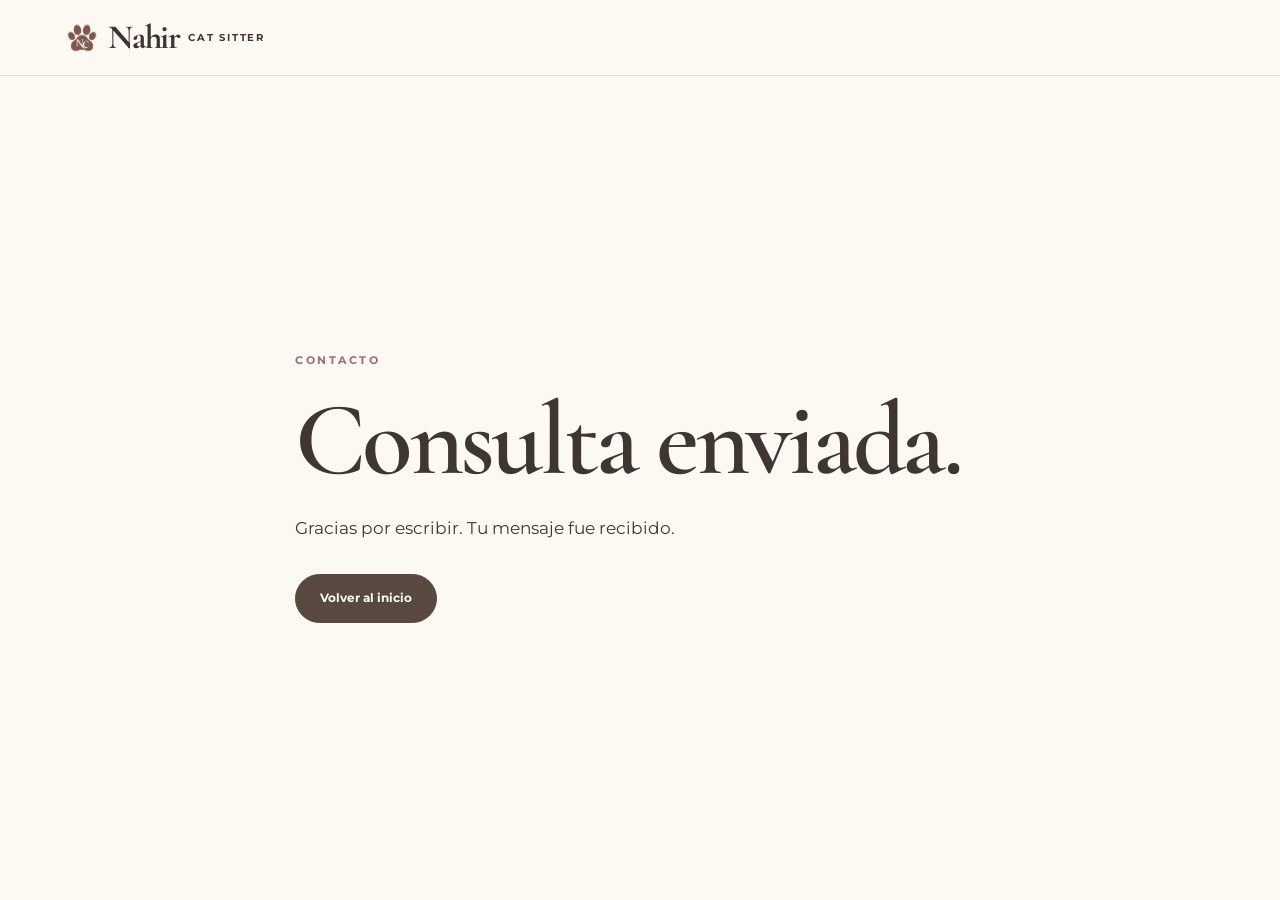
<file: gracias.html>
<!doctype html>
<html lang="es">
<head>
  <meta charset="utf-8">
  <meta name="viewport" content="width=device-width, initial-scale=1">
  <meta name="theme-color" content="#fcf9f3">
  <title>Consulta enviada | Nahir Cat Sitter</title>
  <link rel="preconnect" href="https://fonts.googleapis.com">
  <link rel="preconnect" href="https://fonts.gstatic.com" crossorigin>
  <link href="https://fonts.googleapis.com/css2?family=Cormorant+Garamond:wght@500;600;700&family=Montserrat:wght@400;500;600;700&display=swap" rel="stylesheet">
  <link rel="icon" href="assets/paw-nc-transparent.png" type="image/png">
  <link rel="apple-touch-icon" href="assets/paw-nc-transparent.png">
  <link rel="stylesheet" href="styles.css?v=5">
</head>
<body>
  <header class="site-header"><a class="brand" href="/" aria-label="Nahir Cat Sitter"><span class="brand-mark" aria-hidden="true"><img src="assets/paw-nc-transparent.png" width="36" height="36" alt=""></span><span class="brand-name">Nahir</span><span class="brand-subtitle">Cat Sitter</span></a></header>
  <main class="thank-you">
    <p class="eyebrow">CONTACTO</p>
    <h1>Consulta enviada.</h1>
    <p>Gracias por escribir. Tu mensaje fue recibido.</p>
    <a class="button primary" href="/">Volver al inicio</a>
  </main>
</body>
</html>
</file>
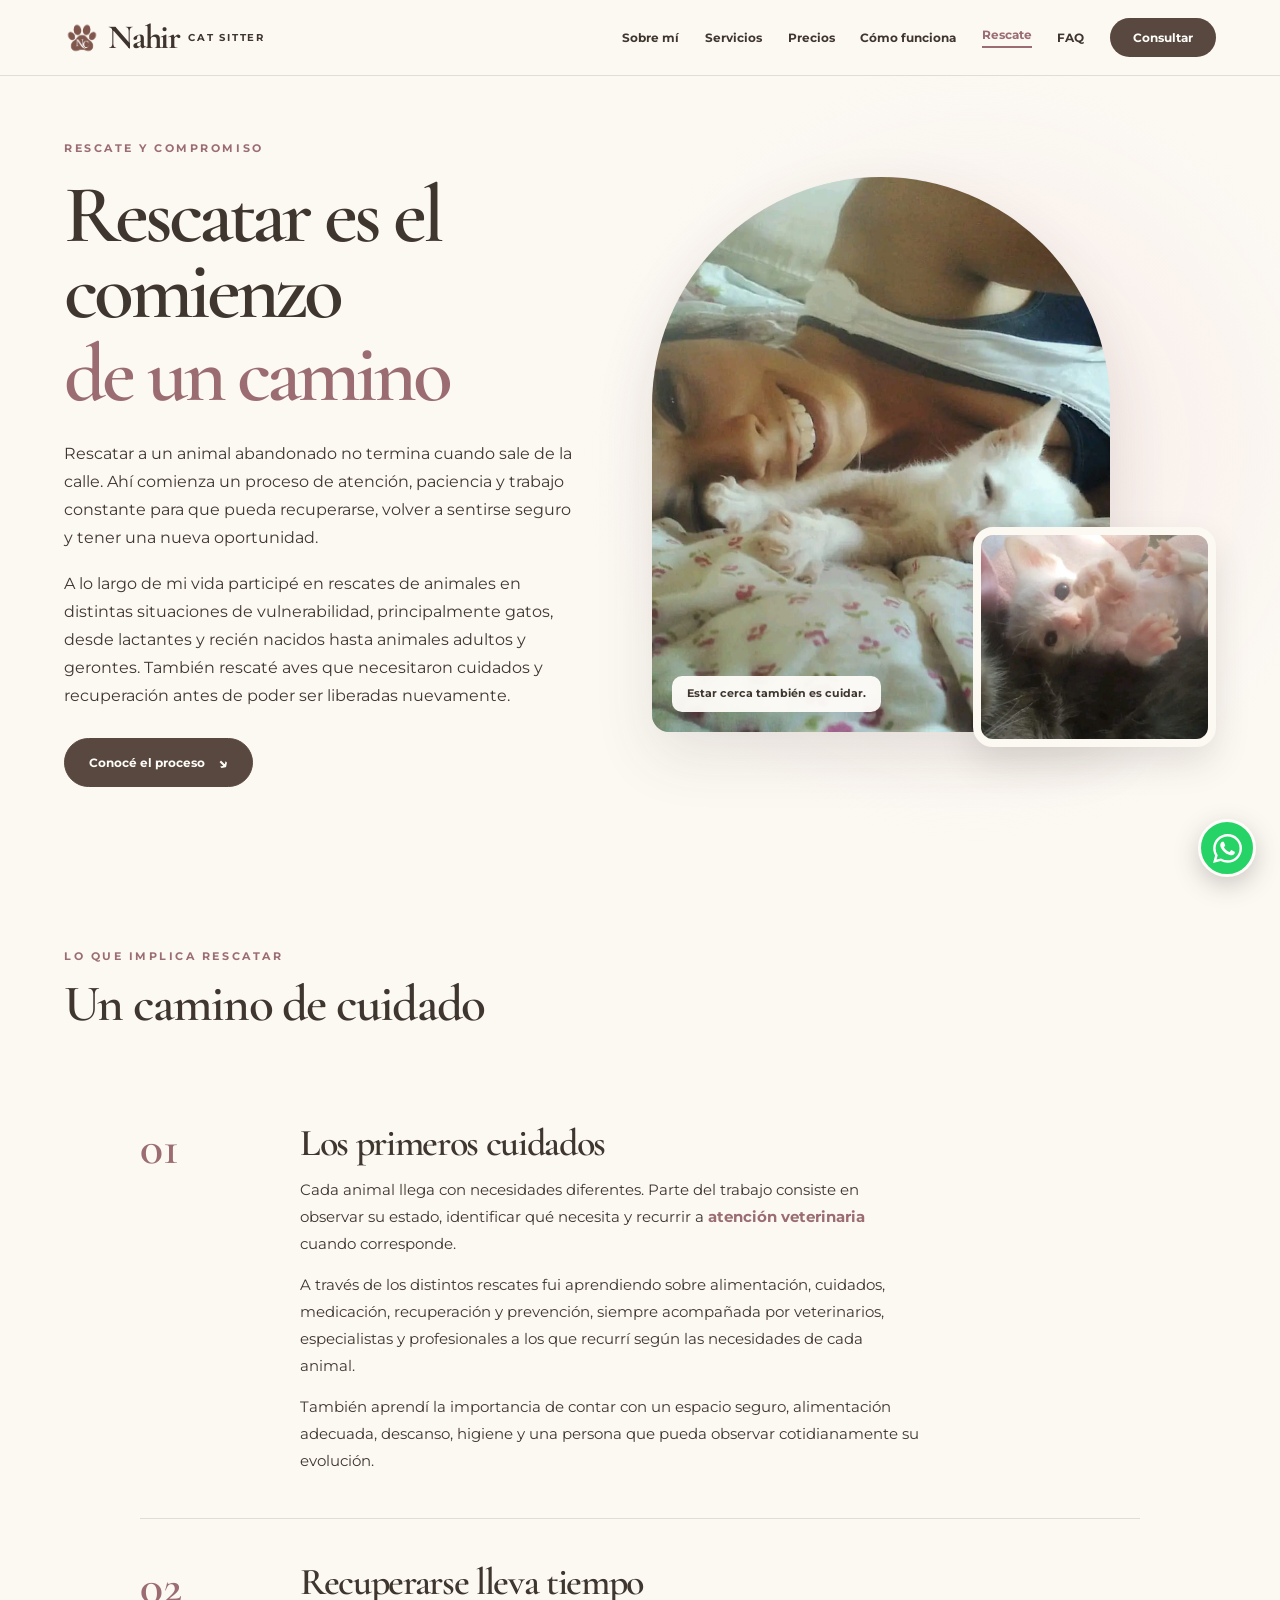
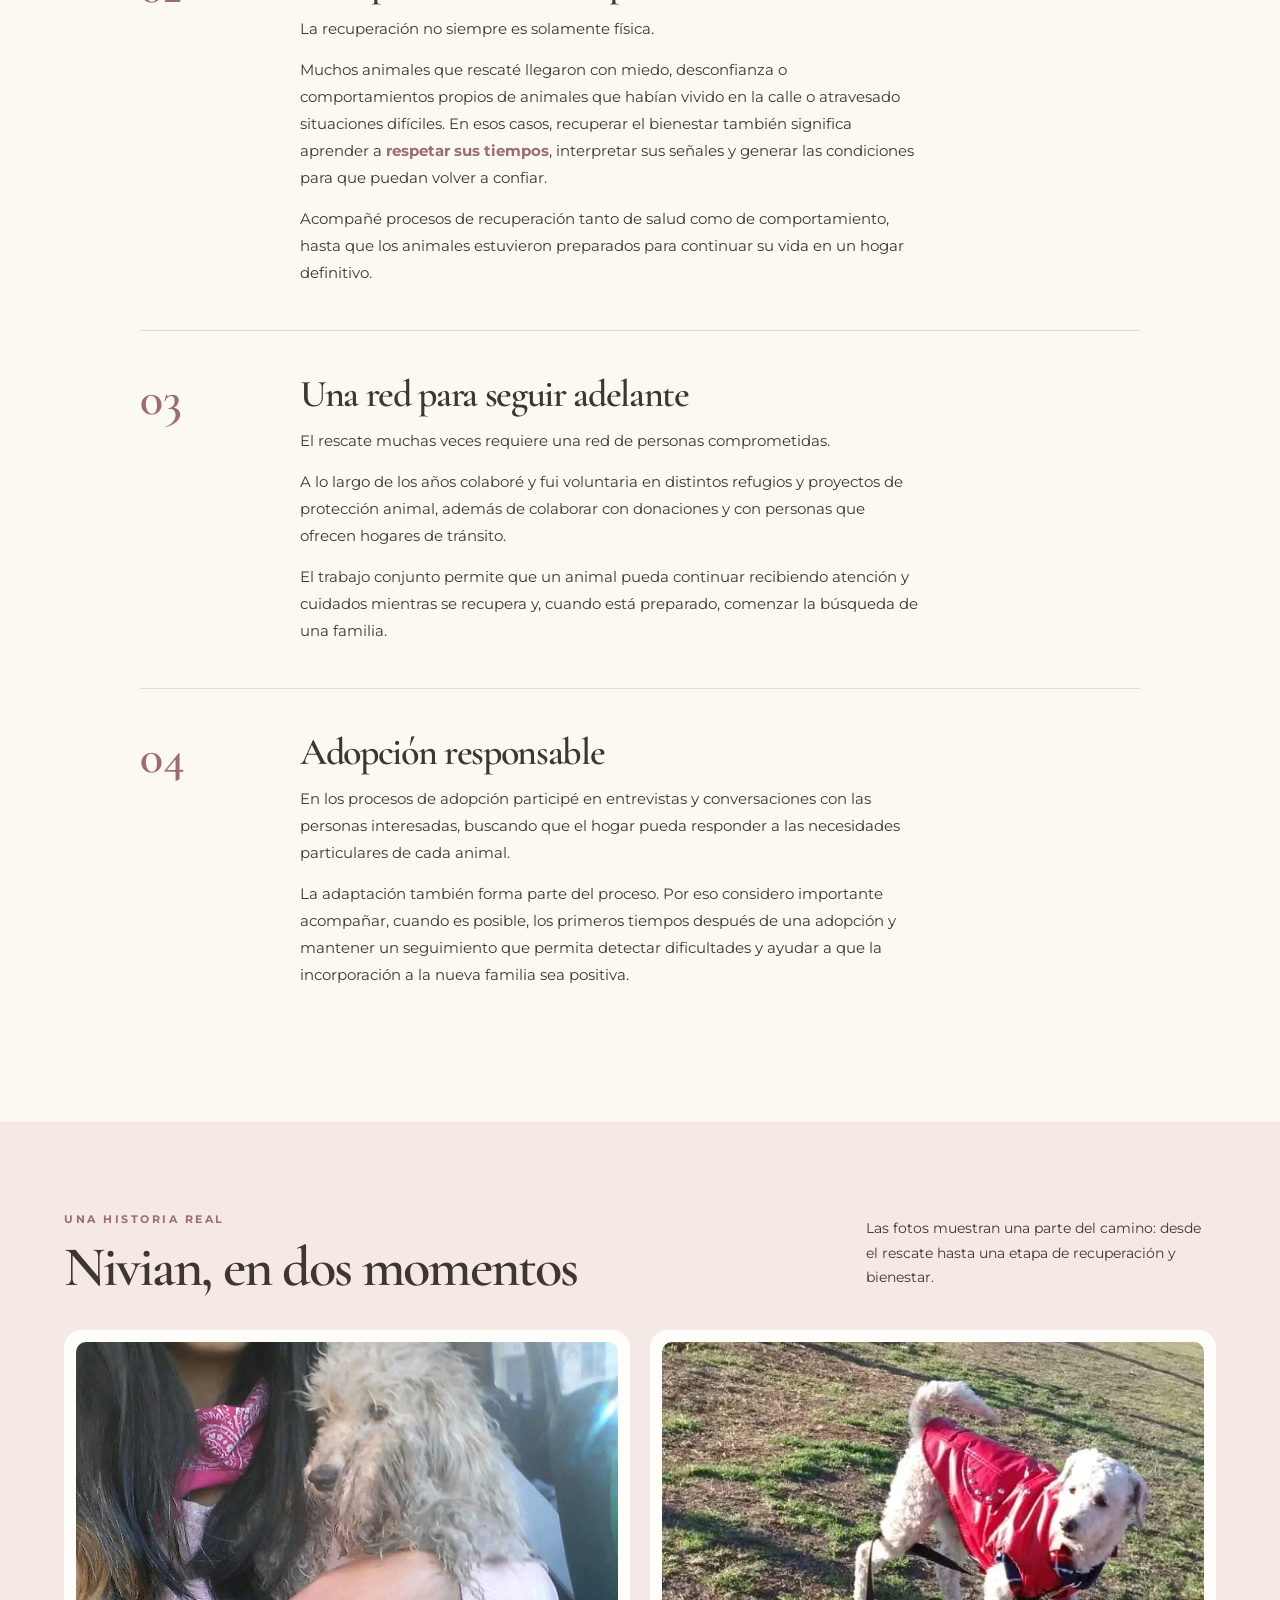
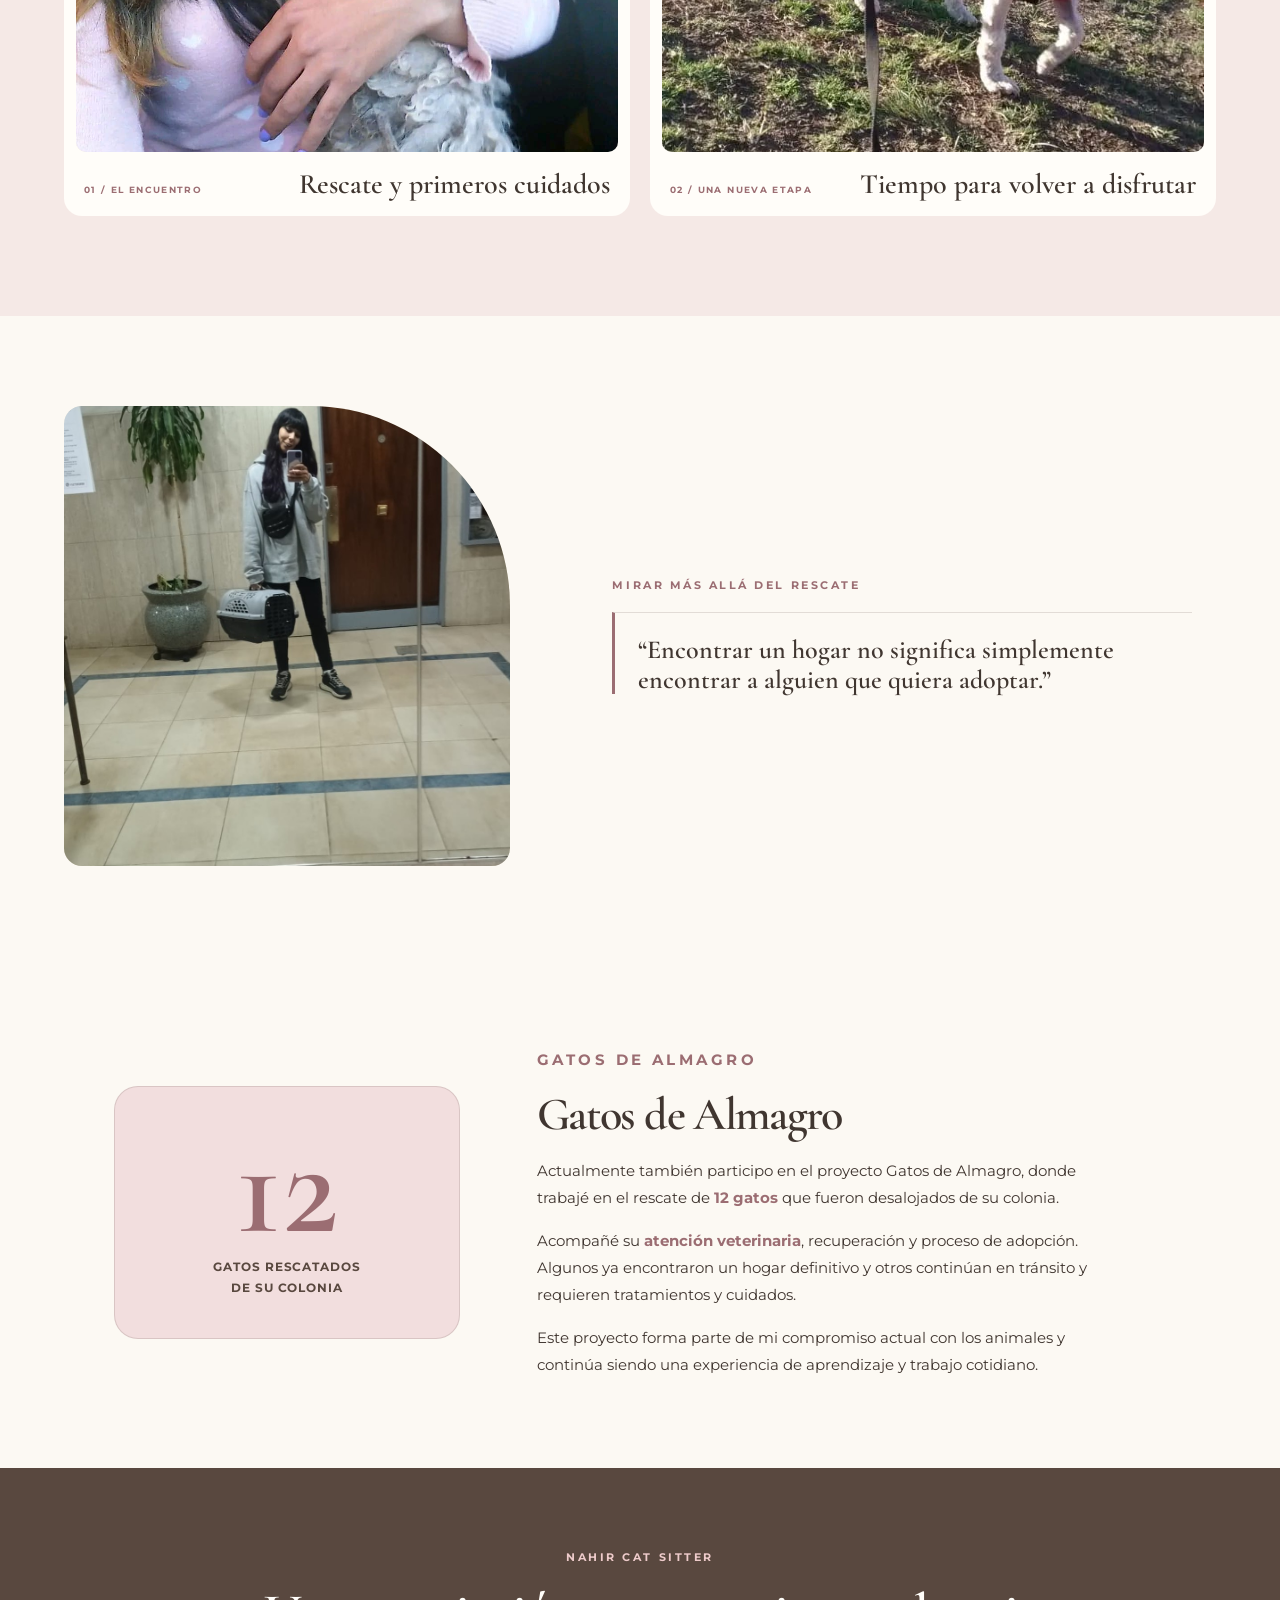
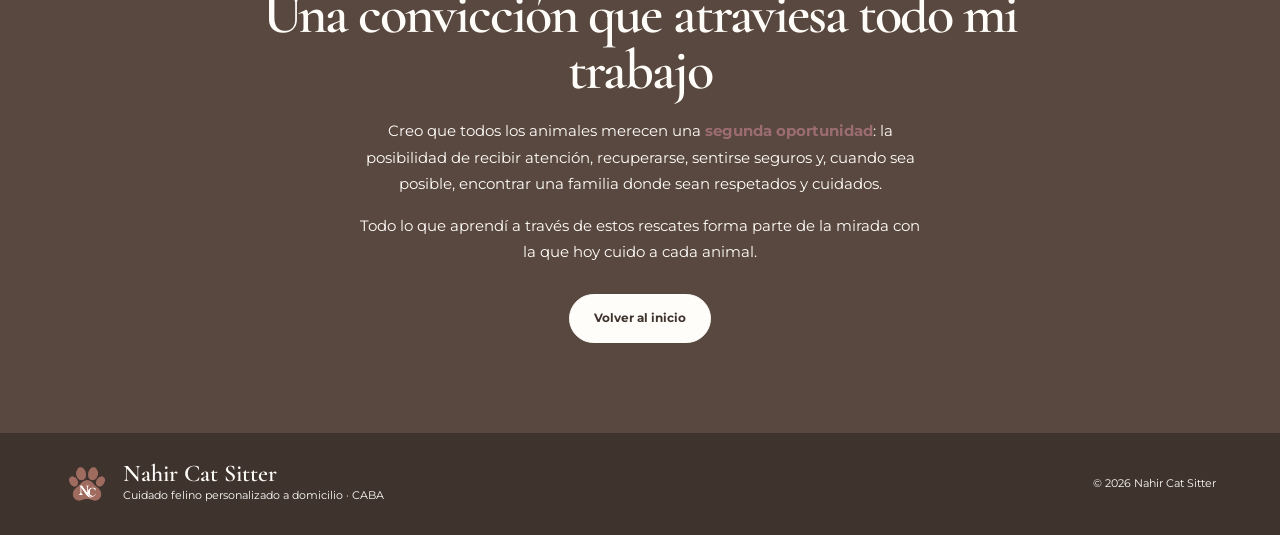
<file: rescate.html>
<!doctype html>
<html lang="es">
<head>
  <meta charset="utf-8">
  <meta name="viewport" content="width=device-width, initial-scale=1">
  <meta name="description" content="Rescate, recuperación y adopción responsable de gatos: la experiencia de Nahir Cat Sitter en cada etapa del proceso, incluyendo el proyecto Gatos de Almagro.">
  <meta name="theme-color" content="#fcf9f3">
  <meta property="og:type" content="website">
  <meta property="og:locale" content="es_AR">
  <meta property="og:site_name" content="Nahir Cat Sitter">
  <meta property="og:title" content="Rescate y compromiso | Nahir Cat Sitter">
  <meta property="og:description" content="Rescate, recuperación y adopción responsable de gatos: la experiencia de Nahir Cat Sitter en cada etapa del proceso.">
  <meta property="og:url" content="https://nahircatsitter.netlify.app/rescate.html">
  <meta property="og:image" content="https://nahircatsitter.netlify.app/assets/paw-nc-transparent.png">
  <meta property="og:image:width" content="1254">
  <meta property="og:image:height" content="1254">
  <meta property="og:image:alt" content="Huella de gato marrón con las iniciales NC de Nahir Cat Sitter">
  <meta name="twitter:card" content="summary">
  <meta name="twitter:title" content="Rescate y compromiso | Nahir Cat Sitter">
  <meta name="twitter:description" content="Rescate, recuperación y adopción responsable de gatos: la experiencia de Nahir Cat Sitter.">
  <meta name="twitter:image" content="https://nahircatsitter.netlify.app/assets/paw-nc-transparent.png">
  <title>Rescate y compromiso | Nahir Cat Sitter</title>
  <link rel="canonical" href="https://nahircatsitter.netlify.app/rescate.html">
  <link rel="icon" href="assets/paw-nc-transparent.png" type="image/png">
  <link rel="apple-touch-icon" href="assets/paw-nc-transparent.png">
  <link rel="preconnect" href="https://fonts.googleapis.com">
  <link rel="preconnect" href="https://fonts.gstatic.com" crossorigin>
  <link href="https://fonts.googleapis.com/css2?family=Cormorant+Garamond:wght@500;600;700&family=Montserrat:wght@400;500;600;700&display=swap" rel="stylesheet">
  <link rel="stylesheet" href="styles.css?v=8">
  <link rel="stylesheet" href="rescate.css?v=2">
</head>
<body>
<header class="site-header">
  <a class="brand" href="index.html#inicio" aria-label="Nahir Cat Sitter, ir al inicio"><span class="brand-mark" aria-hidden="true"><img src="assets/paw-nc-transparent.png" width="36" height="36" alt=""></span><span class="brand-name">Nahir</span><span class="brand-subtitle">Cat Sitter</span></a>
  <button class="menu-toggle" type="button" aria-label="Abrir menú" aria-controls="main-nav" aria-expanded="false"><span></span><span></span></button>
  <nav class="nav" id="main-nav" aria-label="Navegación principal">
    <a href="index.html#sobre-mi">Sobre mí</a>
    <a href="index.html#servicios">Servicios</a>
    <a href="index.html#precios">Precios</a>
    <a href="index.html#como-funciona">Cómo funciona</a>
    <a href="rescate.html" class="active" aria-current="page">Rescate</a>
    <a href="index.html#faq">FAQ</a>
    <a class="nav-cta" href="index.html#contacto">Consultar</a>
  </nav>
</header>

<main>
<section class="rescue-hero" aria-labelledby="rescue-title">
  <div class="rescue-hero-inner">
    <div class="rescue-hero-copy">
      <p class="eyebrow">RESCATE Y COMPROMISO</p>
      <h1 id="rescue-title">Rescatar es el comienzo <em>de un camino</em></h1>
      <p class="rescue-lead">Rescatar a un animal abandonado no termina cuando sale de la calle. Ahí comienza un proceso de atención, paciencia y trabajo constante para que pueda recuperarse, volver a sentirse seguro y tener una nueva oportunidad.</p>
      <p class="rescue-lead">A lo largo de mi vida participé en rescates de animales en distintas situaciones de vulnerabilidad, principalmente gatos, desde lactantes y recién nacidos hasta animales adultos y gerontes. También rescaté aves que necesitaron cuidados y recuperación antes de poder ser liberadas nuevamente.</p>
      <a class="button primary" href="#proceso">Conocé el proceso <span aria-hidden="true">↘</span></a>
    </div>
    <div class="rescue-hero-photos" aria-label="Fotos de Nahir cuidando animales">
      <figure class="rescue-hero-photo">
        <img src="assets/experiencia-durmiendo.jpg" alt="Nahir descansando junto a un gatito">
        <figcaption>Estar cerca también es cuidar.</figcaption>
      </figure>
      <figure class="rescue-hero-inset">
        <img src="assets/experiencia-bebes.jpg" alt="Gatitos muy pequeños recibiendo cuidados">
      </figure>
    </div>
  </div>
</section>

<section class="rescue-process" id="proceso" aria-labelledby="process-title">
  <div class="rescue-section-head">
    <p class="eyebrow">LO QUE IMPLICA RESCATAR</p>
    <h2 id="process-title">Un camino de cuidado</h2>
  </div>
  <div class="rescue-timeline">
    <article class="rescue-timeline-item">
      <span class="rescue-timeline-number" aria-hidden="true">01</span>
      <div class="rescue-timeline-copy">
        <h3>Los primeros cuidados</h3>
        <p>Cada animal llega con necesidades diferentes. Parte del trabajo consiste en observar su estado, identificar qué necesita y recurrir a <span class="hl">atención veterinaria</span> cuando corresponde.</p>
        <p>A través de los distintos rescates fui aprendiendo sobre alimentación, cuidados, medicación, recuperación y prevención, siempre acompañada por veterinarios, especialistas y profesionales a los que recurrí según las necesidades de cada animal.</p>
        <p>También aprendí la importancia de contar con un espacio seguro, alimentación adecuada, descanso, higiene y una persona que pueda observar cotidianamente su evolución.</p>
      </div>
    </article>
    <article class="rescue-timeline-item">
      <span class="rescue-timeline-number" aria-hidden="true">02</span>
      <div class="rescue-timeline-copy">
        <h3>Recuperarse lleva tiempo</h3>
        <p>La recuperación no siempre es solamente física.</p>
        <p>Muchos animales que rescaté llegaron con miedo, desconfianza o comportamientos propios de animales que habían vivido en la calle o atravesado situaciones difíciles. En esos casos, recuperar el bienestar también significa aprender a <span class="hl">respetar sus tiempos</span>, interpretar sus señales y generar las condiciones para que puedan volver a confiar.</p>
        <p>Acompañé procesos de recuperación tanto de salud como de comportamiento, hasta que los animales estuvieron preparados para continuar su vida en un hogar definitivo.</p>
      </div>
    </article>
    <article class="rescue-timeline-item">
      <span class="rescue-timeline-number" aria-hidden="true">03</span>
      <div class="rescue-timeline-copy">
        <h3>Una red para seguir adelante</h3>
        <p>El rescate muchas veces requiere una red de personas comprometidas.</p>
        <p>A lo largo de los años colaboré y fui voluntaria en distintos refugios y proyectos de protección animal, además de colaborar con donaciones y con personas que ofrecen hogares de tránsito.</p>
        <p>El trabajo conjunto permite que un animal pueda continuar recibiendo atención y cuidados mientras se recupera y, cuando está preparado, comenzar la búsqueda de una familia.</p>
      </div>
    </article>
    <article class="rescue-timeline-item">
      <span class="rescue-timeline-number" aria-hidden="true">04</span>
      <div class="rescue-timeline-copy">
        <h3>Adopción responsable</h3>
        <p>En los procesos de adopción participé en entrevistas y conversaciones con las personas interesadas, buscando que el hogar pueda responder a las necesidades particulares de cada animal.</p>
        <p>La adaptación también forma parte del proceso. Por eso considero importante acompañar, cuando es posible, los primeros tiempos después de una adopción y mantener un seguimiento que permita detectar dificultades y ayudar a que la incorporación a la nueva familia sea positiva.</p>
      </div>
    </article>
  </div>
</section>

<section class="rescue-story" aria-labelledby="story-title">
  <div class="rescue-story-head">
    <div>
      <p class="eyebrow">UNA HISTORIA REAL</p>
      <h2 id="story-title">Nivian, en dos momentos</h2>
    </div>
    <p>Las fotos muestran una parte del camino: desde el rescate hasta una etapa de recuperación y bienestar.</p>
  </div>
  <div class="rescue-story-photos">
    <figure>
      <div class="rescue-story-image"><img src="assets/experiencia-nivian-rescate.jpg" alt="Nahir sosteniendo a Nivian al momento del rescate"></div>
      <figcaption><span>01 / EL ENCUENTRO</span><strong>Rescate y primeros cuidados</strong></figcaption>
    </figure>
    <figure>
      <div class="rescue-story-image"><img src="assets/experiencia-nivian-libre.jpg" alt="Nivian recuperado al aire libre"></div>
      <figcaption><span>02 / UNA NUEVA ETAPA</span><strong>Tiempo para volver a disfrutar</strong></figcaption>
    </figure>
  </div>
  <div class="rescue-story-hint" aria-hidden="true">Deslizá para ver el segundo momento →</div>
</section>

<section class="rescue-adoption" aria-label="Encontrar un hogar">
  <div class="rescue-adoption-inner">
    <div class="rescue-adoption-photo">
      <img src="assets/foto-5.jpg" alt="Nahir con una transportadora de mascotas">
    </div>
    <div class="rescue-adoption-copy">
      <p class="eyebrow">MIRAR MÁS ALLÁ DEL RESCATE</p>
      <div class="rescue-pullquote">“Encontrar un hogar no significa simplemente encontrar a alguien que quiera adoptar.”</div>
    </div>
  </div>
</section>

<section class="rescue-almagro" aria-labelledby="almagro-title">
  <div class="rescue-almagro-figure" aria-hidden="true">
    <span class="rescue-almagro-number">12</span>
    <span class="rescue-almagro-label">gatos rescatados<br>de su colonia</span>
  </div>
  <div class="rescue-almagro-copy">
    <p class="eyebrow">GATOS DE ALMAGRO</p>
    <h2 id="almagro-title">Gatos de Almagro</h2>
    <p>Actualmente también participo en el proyecto Gatos de Almagro, donde trabajé en el rescate de <span class="hl">12 gatos</span> que fueron desalojados de su colonia.</p>
    <p>Acompañé su <span class="hl">atención veterinaria</span>, recuperación y proceso de adopción. Algunos ya encontraron un hogar definitivo y otros continúan en tránsito y requieren tratamientos y cuidados.</p>
    <p>Este proyecto forma parte de mi compromiso actual con los animales y continúa siendo una experiencia de aprendizaje y trabajo cotidiano.</p>
  </div>
</section>

<section class="rescue-end" aria-labelledby="end-title">
  <p class="eyebrow">NAHIR CAT SITTER</p>
  <h2 id="end-title">Una convicción que atraviesa todo mi trabajo</h2>
  <p>Creo que todos los animales merecen una <span class="hl">segunda oportunidad</span>: la posibilidad de recibir atención, recuperarse, sentirse seguros y, cuando sea posible, encontrar una familia donde sean respetados y cuidados.</p>
  <p>Todo lo que aprendí a través de estos rescates forma parte de la mirada con la que hoy cuido a cada animal.</p>
  <a class="button light" href="index.html#inicio">Volver al inicio</a>
</section>
</main>

<a class="whatsapp-float" href="https://wa.me/5491134686845?text=Hola%20Nahir%2C%20quiero%20consultar%20por%20el%20servicio%20de%20Cat%20Sitter." target="_blank" rel="noopener" aria-label="Escribime por WhatsApp">
  <img src="assets/whatsapp.svg" alt="" aria-hidden="true">
</a>

<footer>
  <div class="footer-brand"><img src="assets/paw-nc-transparent.png" width="46" height="46" alt=""><div><strong>Nahir Cat Sitter</strong><span>Cuidado felino personalizado a domicilio · CABA</span></div></div>
  <div>© 2026 Nahir Cat Sitter</div>
</footer>
<script src="script.js?v=2"></script>
</body>
</html>
</file>
<file: styles.css>
:root {
  --paper: #fcf9f3;
  --white: #fffdf9;
  --ink: #403630;
  --brown: #59483f;
  --deep: #3f332e;
  --rose: #9b6d72;
  --blush: #f2dede;
  --cream: #f5eedc;
  --line: rgba(89,72,63,.16);
  --display: "Cormorant Garamond", Georgia, serif;
  --body: Montserrat, Arial, sans-serif;
}

* { box-sizing: border-box; }
html { scroll-behavior: smooth; scroll-padding-top: 90px; }
body { margin: 0; background: var(--paper); color: var(--ink); font-family: var(--body); font-size: 15px; line-height: 1.75; }
body.menu-open { overflow: hidden; }
img { display: block; max-width: 100%; }
button, input, textarea { font: inherit; }
button { cursor: pointer; }
a { color: inherit; }
::selection { background: var(--blush); color: var(--deep); }
:focus-visible { outline: 3px solid var(--rose); outline-offset: 4px; }
.honeypot { position: absolute; left: -9999px; }

.site-header { position: sticky; top: 0; z-index: 30; display: flex; align-items: center; justify-content: space-between; height: 76px; padding: 0 max(5vw, calc((100vw - 1280px)/2)); background: rgba(252,249,243,.96); border-bottom: 1px solid var(--line); backdrop-filter: blur(16px); }
.brand { display: inline-flex; align-items: center; gap: 8px; text-decoration: none; white-space: nowrap; font: 700 34px/.8 var(--display); letter-spacing: -.035em; }
.brand-mark { position: relative; display: grid; place-items: center; flex: none; width: 36px; height: 36px; }
.brand-mark img { width: 100%; height: 100%; object-fit: contain; animation: brand-paw-glow 4.8s ease-in-out infinite; }
.brand-mark::after { content: "✦"; position: absolute; top: -7px; right: -7px; color: var(--rose); font: 18px/1 Georgia, serif; opacity: 0; text-shadow: 0 0 8px rgba(155,109,114,.65); pointer-events: none; animation: brand-sparkle 4.8s ease-in-out infinite; }
.brand-name { color: var(--deep); animation: brand-name-light 4.8s ease-in-out infinite; }
.brand-subtitle { font: 700 10px/1 var(--body); text-transform: uppercase; letter-spacing: .18em; transition: color .25s; }
.brand:hover .brand-subtitle, .brand:focus-visible .brand-subtitle { color: var(--rose); }
.brand:hover .brand-mark img, .brand:focus-visible .brand-mark img { animation: none; transform: scale(1.08); filter: brightness(1.3) drop-shadow(0 0 9px rgba(155,109,114,.8)); }
.brand:hover .brand-mark::after, .brand:focus-visible .brand-mark::after { animation: none; opacity: 1; }
.brand:hover .brand-name, .brand:focus-visible .brand-name { animation: none; color: var(--rose); text-shadow: 0 0 10px rgba(155,109,114,.5); }
.nav { display: flex; align-items: center; gap: clamp(17px,2vw,34px); }
.nav a { text-decoration: none; font-size: 12px; font-weight: 700; line-height: 1.3; transition: color .2s; }
.nav a:hover { color: var(--rose); }
.nav .nav-cta { color: var(--white); background: var(--brown); padding: 12px 23px; border-radius: 40px; }
.nav .nav-cta:hover { background: var(--deep); color: white; }
.menu-toggle { display: none; }

h1,h2,h3,p,figure { margin-top: 0; }
h1,h2,h3 { font-family: var(--display); line-height: 1; letter-spacing: -.035em; }
h1 { font-size: clamp(45px, 5vw, 70px); font-weight: 600; margin-bottom: 22px; }
h1 em { color: var(--rose); font-style: normal; }
.hero h1 .hero-line, .hero h1 em { display: block; white-space: nowrap; }
h2 { font-size: clamp(43px, 4vw, 61px); font-weight: 600; margin-bottom: 16px; }
h3 { font-size: 36px; font-weight: 600; margin-bottom: 13px; }
.eyebrow { font-size: 11px; font-weight: 700; letter-spacing: .23em; line-height: 1.4; color: var(--rose); margin-bottom: 20px; }
.button { display: inline-flex; align-items: center; justify-content: center; min-height: 49px; padding: 12px 24px; border: 1px solid var(--brown); border-radius: 40px; font-size: 12px; line-height: 1.35; font-weight: 700; text-align: center; text-decoration: none; transition: background .2s, color .2s, transform .2s; }
.button:hover { transform: translateY(-2px); }
.button.primary { background: var(--brown); color: var(--white); }
.button.primary:hover { background: var(--deep); }
.button.secondary { background: transparent; color: var(--brown); }
.button.secondary:hover { background: var(--cream); }
.button.light { color: var(--brown); background: var(--white); border-color: var(--white); }
.button.wide { width: 100%; }

.hero { display: grid; grid-template-columns: minmax(0,1.08fr) minmax(0,.92fr); align-items: center; gap: clamp(32px,4vw,64px); max-width: 1440px; min-height: 610px; margin: auto; padding: 62px clamp(24px,5vw,80px) 70px; background: radial-gradient(circle at 70% 38%, #fff1f0 0, transparent 55%); }
.hero-copy { min-width: 0; max-width: 670px; }
.hero .lead { max-width: 615px; font-size: clamp(15px,1.25vw,17px); line-height: 1.68; margin-bottom: 21px; }
.hero-proof { display: flex; flex-wrap: nowrap; gap: 8px; margin-bottom: 20px; }
.hero-proof span { display: inline-block; white-space: nowrap; padding: 9px 13px; background: var(--white); border: 1px solid var(--line); border-radius: 30px; font-size: 11px; font-weight: 700; line-height: 1.3; }
.actions { display: flex; flex-wrap: wrap; gap: 10px; }
.hero-image { position: relative; min-width: 0; height: clamp(430px,40vw,560px); overflow: hidden; border-radius: 48% 48% 18px 18px / 32% 32% 18px 18px; box-shadow: 0 20px 40px rgba(63,51,46,.13); }
.hero-image img { width: 100%; height: 100%; object-fit: cover; object-position: center 28%; }
.image-note { position: absolute; right: 16px; bottom: 16px; left: 16px; padding: 12px 15px; border-radius: 14px; background: rgba(255,253,249,.95); color: var(--ink); font-size: 11px; font-weight: 700; line-height: 1.5; text-align: center; }

.statement { display: grid; grid-template-columns: 1fr 1fr; align-items: center; gap: 8vw; padding: 64px max(5vw, calc((100vw - 1280px)/2)); background: var(--brown); color: var(--white); }
.statement .eyebrow { color: #f0c9c9; }
.statement h2 { max-width: 600px; margin: 0; }
.statement > p { max-width: 570px; margin: 0; font-size: 16px; line-height: 1.85; }

.section { padding: 76px max(5vw, calc((100vw - 1280px)/2)); }
.section.soft { background: var(--cream); }
.section-heading { max-width: 760px; margin-bottom: 34px; }
.section-heading.centered { text-align: center; margin-left: auto; margin-right: auto; }
.section-heading > p:last-child { font-size: 16px; margin: 0; }

.about { display: grid; grid-template-columns: minmax(0,1fr) minmax(0,.92fr); column-gap: clamp(40px,6vw,95px); align-items: start; }
.about .section-heading { grid-column: 1; grid-row: 1; margin-bottom: 16px; }
.about-grid { display: contents; }
.about-text { grid-column: 1; grid-row: 2; max-width: 580px; font-size: 15px; }
.about-text p { margin-bottom: 15px; }
.about-text strong { color: var(--rose); font-size: 18px; }
.hl { color: var(--rose); font-weight: 700; }
.about-toggle { display: none; }
.about-photo { grid-column: 2; grid-row: 1 / 3; justify-self: center; width: min(100%,420px); aspect-ratio: 4 / 5; overflow: hidden; border-radius: 14px; }
.about-photo img { width: 100%; height: 100%; object-fit: contain; object-position: center; }
.about-controls { grid-column: 1 / -1; }
.story-gallery { display: grid; grid-column: 1 / -1; grid-template-columns: repeat(3,1fr); gap: 20px; width: 100%; max-width: 1080px; margin: 28px auto 0; }
.story-gallery figure { margin: 0; }
.story-gallery img { width: 100%; aspect-ratio: 4 / 5; object-fit: contain; object-position: center; border-radius: 11px; }
.story-gallery figcaption { padding-top: 10px; font-size: 12px; font-weight: 700; line-height: 1.5; }

.cards.two { display: grid; grid-template-columns: repeat(2,minmax(0,1fr)); gap: 18px; }
.card { padding: clamp(24px,2.7vw,36px); background: var(--white); border: 1px solid var(--line); border-radius: 16px; }
.card.featured { border-color: rgba(155,109,114,.4); }
.card-number { display: inline-block; margin-bottom: 15px; color: var(--rose); font-size: 11px; font-weight: 700; letter-spacing: .2em; }
.card p { max-width: 450px; }
.card ul { margin: 18px 0 0; padding-left: 20px; columns: 2; column-gap: 26px; }
.card li { padding: 0 0 7px 2px; break-inside: avoid; font-size: 13px; line-height: 1.45; }
.card li::marker { color: var(--rose); }
.included { display: grid; grid-template-columns: repeat(3,1fr); margin-top: 20px; background: var(--brown); color: var(--white); border-radius: 16px; overflow: hidden; }
.included > div { display: flex; flex-direction: column; gap: 5px; padding: 18px 24px; border-right: 1px solid rgba(255,255,255,.23); }
.included > div:last-child { border-right: 0; }
.included strong { font-size: 12px; }
.included span { font-size: 11px; line-height: 1.6; }
.mobile-only { display: none; }

.price-tabs { display: flex; gap: 4px; width: min(100%,420px); padding: 4px; margin: 0 auto 22px; background: var(--cream); border: 1px solid var(--line); border-radius: 40px; }
.price-tabs button { flex: 1; min-height: 43px; border: 0; border-radius: 30px; background: transparent; color: var(--brown); font-size: 12px; font-weight: 700; }
.price-tabs button[aria-selected="true"] { background: var(--brown); color: var(--white); }
.price-columns { max-width: 1280px; margin: auto; }
.price-column { display: none; padding: 24px; border-radius: 18px; background: var(--cream); }
.price-column.active { display: block; }
.price-column:nth-child(2) { background: var(--blush); }
.price-column-head { display: flex; align-items: baseline; justify-content: space-between; gap: 12px; padding: 0 3px 18px; }
.price-column-head span { color: var(--rose); font-size: 11px; font-weight: 700; letter-spacing: .2em; white-space: nowrap; }
.price-column-head strong { font: 600 38px/.9 var(--display); white-space: nowrap; }
.price-track { display: flex; flex-direction: column; gap: 12px; }
.price-card { display: grid; grid-template-columns: 1fr auto; align-items: center; column-gap: 20px; min-width: 0; padding: 19px 24px; background: var(--white); border-radius: 13px; }
.price-card span { grid-column: 1; grid-row: 1; font-size: 10px; font-weight: 700; letter-spacing: .12em; text-transform: uppercase; color: var(--rose); }
.price-card strong { grid-column: 2; grid-row: 1 / 3; justify-self: end; font: 600 clamp(25px,2.2vw,32px)/.94 var(--display); overflow-wrap: normal; white-space: nowrap; }
.price-card.long-pack strong { font-size: clamp(22px,2vw,28px); }
.price-card small { grid-column: 1; grid-row: 2; margin-top: 4px; font-size: 11px; }
.longer-stays, .price-note { max-width: 1280px; margin: 18px auto 0; font-size: 13px; line-height: 1.6; }
.longer-stays { padding: 17px 22px; border-left: 3px solid var(--rose); background: var(--white); }
.price-note { color: var(--brown); }
.carousel-controls { display: none; }

.steps { display: grid; grid-template-columns: repeat(3,minmax(0,1fr)); gap: 14px; }
.step { padding: 23px; background: var(--white); border: 1px solid var(--line); border-radius: 12px; }
.step b { display: inline-grid; place-items: center; width: 36px; height: 36px; margin-bottom: 13px; border-radius: 50%; color: var(--rose); background: var(--blush); font-size: 11px; }
.step h3 { font-size: 28px; }
.step p { margin: 0; font-size: 13px; }

.experience { display: grid; grid-template-columns: .78fr 1.22fr; column-gap: clamp(40px,6vw,90px); align-items: center; }
.experience-copy { max-width: 500px; }
.experience-copy h2 { font-size: clamp(29px,3vw,39px); }
.experience-copy p:not(.eyebrow) { font-size: 15px; }
.experience-gallery { display: grid; grid-template-columns: repeat(2,minmax(0,1fr)); gap: 13px; }
.experience-photo { position: relative; display: block; aspect-ratio: 1.45; padding: 0; overflow: hidden; border: 0; border-radius: 12px; color: var(--white); background: var(--brown); text-align: left; }
.experience-photo img { position: absolute; inset: 0; width: 100%; height: 100%; object-fit: cover; transition: transform .3s; }
.experience-photo:hover img { transform: scale(1.05); }
.experience-photo::after { content: ""; position: absolute; inset: 40% 0 0; background: linear-gradient(transparent,rgba(0,0,0,.6)); pointer-events: none; }
.photo-caption { position: absolute; bottom: 20px; left: 18px; right: 18px; z-index: 1; font-size: 13px; font-weight: 700; line-height: 1.4; }
.photo-expand { position: absolute; top: 12px; right: 12px; z-index: 1; padding: 5px 9px; border-radius: 30px; background: rgba(255,253,249,.92); color: var(--ink); font-size: 9px; font-weight: 700; }

.faq { max-width: 870px; margin: auto; }
details { border-bottom: 1px solid var(--line); }
summary { position: relative; display: block; padding: 22px 46px 22px 0; list-style: none; cursor: pointer; font-size: 14px; font-weight: 700; line-height: 1.5; }
summary::-webkit-details-marker { display: none; }
summary::after { content: "+"; position: absolute; top: 17px; right: 0; font: 400 27px/1 var(--display); color: var(--rose); }
details[open] summary::after { content: "−"; }
details p { max-width: 740px; margin: -1px 30px 20px 0; font-size: 13px; }

.contact { display: grid; grid-template-columns: minmax(0,.9fr) minmax(0,1.1fr); grid-template-rows: auto auto; gap: 18px clamp(38px,5vw,75px); padding: 76px max(5vw, calc((100vw - 1280px)/2)); color: var(--white); background: var(--brown); }
.contact > div:first-child { grid-column: 1; grid-row: 1; align-self: end; max-width: 580px; }
.contact .eyebrow { color: #f0c9c9; }
.contact h2 { max-width: 520px; }
.contact > div:first-child > p:last-child { font-size: 16px; }
.contact-box, .contact-form { padding: 25px; border: 1px solid var(--line); border-radius: 15px; background: var(--white); color: var(--ink); }
.contact-box { grid-column: 1; grid-row: 2; }
.contact-form { grid-column: 2; grid-row: 1 / 3; align-self: stretch; }
.contact-box p { margin-bottom: 12px; }
.contact-box .small { font-size: 12px; }
.contact-actions { display: grid; grid-template-columns: minmax(0,1fr) minmax(0,.7fr); gap: 10px; margin-top: 18px; }
.contact-actions .button { min-height: 47px; padding: 9px 10px; font-size: 11px; }
.contact-box .button.primary, .contact-form .button.primary { background: var(--brown); color: var(--white); border-color: var(--brown); }
.contact-box .button.secondary { color: var(--brown); border-color: var(--brown); }
.contact-box .button.secondary:hover { background: var(--cream); }
.contact-box .micro { margin: 15px 0 0; font-size: 10px; }
.contact-form { display: grid; align-content: center; gap: 9px; }
.contact-form label { font-size: 11px; font-weight: 700; }
.contact-form input, .contact-form textarea { width: 100%; padding: 10px 13px; color: var(--ink); background: var(--paper); border: 1px solid var(--line); border-radius: 8px; font-size: 16px; }
.contact-form input:focus, .contact-form textarea:focus { border-color: var(--rose); outline: 2px solid rgba(155,109,114,.2); }
.contact-form textarea { min-height: 115px; resize: vertical; }
.contact-form .button { margin-top: 9px; }

.conditions { background: var(--paper); }
.conditions-grid { display: grid; grid-template-columns: 1fr 1fr; column-gap: 65px; }
.conditions-grid details { align-self: start; }
.conditions-grid details:first-child { grid-column: 1; }
.final-cta { padding: 85px 5vw 95px; background: var(--blush); text-align: center; }
.final-cta h2 { max-width: 850px; margin: 0 auto 28px; }
footer { display: flex; justify-content: space-between; align-items: center; gap: 24px; padding: 28px max(5vw, calc((100vw - 1280px)/2)); background: var(--deep); color: var(--white); font-size: 11px; }
footer .footer-brand { display: flex; align-items: center; gap: 13px; }
footer .footer-brand > img { flex: none; width: 46px; height: 46px; object-fit: contain; filter: brightness(1.25); }
footer .footer-brand > div { display: flex; flex-direction: column; }
footer strong { font: 600 24px/1 var(--display); }

.whatsapp-float { position: fixed; z-index: 29; right: 24px; bottom: 23px; display: grid; place-items: center; width: 58px; height: 58px; border: 3px solid var(--white); border-radius: 50%; background: #25d366; box-shadow: 0 8px 25px rgba(63,51,46,.25); transition: transform .2s, box-shadow .2s; }
.whatsapp-float:hover { transform: translateY(-3px); box-shadow: 0 11px 28px rgba(63,51,46,.28); }
.whatsapp-float img { display: block; width: 29px; height: 29px; filter: brightness(0) invert(1); }
.whatsapp-float.is-hidden { opacity: 0; pointer-events: none; transform: scale(.8); }

.lightbox { position: fixed; inset: 0; z-index: 50; display: none; align-items: center; justify-content: center; padding: 55px 20px 25px; background: rgba(20,15,13,.93); }
.lightbox[aria-hidden="false"] { display: flex; }
.lightbox img { max-width: 100%; max-height: 100%; object-fit: contain; }
.lightbox-close { position: absolute; top: 14px; right: 20px; width: 40px; height: 40px; border: 0; background: transparent; color: white; font-size: 37px; line-height: 1; }
.thank-you { display: flex; flex-direction: column; align-items: flex-start; justify-content: center; min-height: calc(100dvh - 76px); max-width: 740px; margin: auto; padding: 70px 25px; }
.thank-you h1 { font-size: clamp(60px,10vw,104px); }
.thank-you p:not(.eyebrow) { font-size: 17px; margin-bottom: 30px; }

@media (max-width: 1050px) {
  .nav { gap: 15px; }
  .nav a { font-size: 11px; }
  .hero { min-height: 600px; }
  .price-card { min-height: 142px; padding: 18px; }
  .price-card strong { font-size: 33px; }
}

@media (max-width: 900px) {
  html { scroll-padding-top: 70px; }
  body { font-size: 14px; }
  .site-header { height: 67px; padding: 0 22px; }
  .brand { font-size: 29px; }
  .brand-mark { width: 30px; height: 30px; }
  .brand-mark::after { top: -6px; right: -6px; font-size: 15px; }
  .brand-subtitle { font-size: 9px; }
  .menu-toggle { display: flex; flex-direction: column; justify-content: center; gap: 6px; width: 40px; height: 40px; padding: 7px; border: 0; background: transparent; }
  .menu-toggle span { display: block; width: 23px; height: 2px; background: var(--deep); border-radius: 4px; transition: transform .2s; }
  .menu-toggle[aria-expanded="true"] span:first-child { transform: translateY(4px) rotate(45deg); }
  .menu-toggle[aria-expanded="true"] span:last-child { transform: translateY(-4px) rotate(-45deg); }
  .nav { position: fixed; top: 67px; left: 0; right: 0; display: none; flex-direction: column; align-items: stretch; gap: 0; max-height: calc(100dvh - 67px); overflow-y: auto; padding: 18px 22px 28px; background: var(--paper); border-bottom: 1px solid var(--line); box-shadow: 0 18px 30px rgba(63,51,46,.12); }
  .nav.open { display: flex; }
  .nav a { display: flex; align-items: center; justify-content: flex-end; min-height: 45px; padding: 8px 0; border-bottom: 1px solid var(--line); font-size: 13px; text-align: right; }
  .nav .nav-cta { justify-content: center; margin-top: 12px; padding: 12px 20px; text-align: center; }
  h1 { font-size: clamp(28px,8.8vw,54px); line-height: 1.05; margin-bottom: 0; }
  h2 { font-size: clamp(38px,9.2vw,49px); }
  h3 { font-size: 30px; }
  .eyebrow { font-size: 10px; margin-bottom: 10px; }
  .hero { display: flex; flex-direction: column; gap: 0; min-height: 0; padding: 36px 22px 44px; }
  .hero-copy { display: contents; }
  .hero .eyebrow { align-self: stretch; order: 1; }
  .hero h1 { align-self: stretch; order: 2; }
  .hero-image { order: 3; align-self: center; width: min(100%,440px); height: min(102vw,410px); margin: 17px 0 18px; border-radius: 48% 48% 18px 18px / 31% 31% 18px 18px; }
  .hero-image img { height: 100%; }
  .image-note { right: 12px; bottom: 12px; left: 12px; padding: 10px 12px; font-size: 10px; }
  .hero .lead { order: 4; align-self: stretch; margin-bottom: 16px; font-size: 14px; line-height: 1.6; }
  .hero .actions { order: 5; align-self: stretch; }
  .hero .actions .button { flex: 1; min-width: 0; padding: 10px 8px; font-size: 11px; }
  .hero-proof { order: 6; align-self: stretch; gap: 3px; margin: 15px 0 0; }
  .hero-proof span { padding: 7px 2px; font-size: clamp(8px,2.3vw,10px); letter-spacing: -.065em; }
  .statement { grid-template-columns: 1fr; gap: 15px; padding: 47px 22px; }
  .statement h2 { font-size: clamp(30px,8vw,44px); }
  .statement > p { font-size: 14px; }
  .section { padding: 50px 22px; }
  .section-heading { margin-bottom: 24px; }
  .section-heading > p:last-child { font-size: 14px; }
  .about { display: block; }
  .about-grid { display: grid; grid-template-columns: 1fr; gap: 10px; }
  .about-text, .about-photo { grid-column: auto; grid-row: auto; }
  .about-text { font-size: 14px; }
  .about-text p { margin-bottom: 13px; }
  .about-toggle { position: relative; display: grid; place-items: center; width: 54px; height: 54px; margin: 9px auto -4px; padding: 10px; border: 0; border-radius: 50%; background: transparent; color: var(--rose); }
  .about-toggle svg { width: 32px; height: 32px; fill: currentColor; animation: paw-nudge 2.7s ease-in-out infinite; }
  .about-toggle::before { content: ""; position: absolute; inset: 2px; border: 1px solid currentColor; border-radius: 50%; opacity: 0; animation: paw-halo 2.7s ease-out infinite; pointer-events: none; }
  .about.expanded .about-toggle svg, .about.expanded .about-toggle::before { animation: none; }
  .about-more-text { max-height: 0; overflow: hidden; opacity: 0; visibility: hidden; transition: max-height .6s ease, opacity .4s ease, margin .6s ease, visibility 0s linear .6s; }
  .about.expanded .about-more-text { max-height: 2000px; margin-top: 19px; opacity: 1; visibility: visible; transition: max-height .6s ease, opacity .4s ease, margin .6s ease; }
  .about:not(.expanded) .about-photo, .about:not(.expanded) .about-controls, .about:not(.expanded) .story-gallery { display: none; }
  .about.expanded .about-photo, .about.expanded .about-controls, .about.expanded .story-gallery { animation: about-unfold .4s ease-out both; }
  .about-photo { width: min(100%,360px); height: auto; margin: 0 auto; border-radius: 12px; }
  .carousel-track { display: flex; gap: 13px; overflow-x: auto; overscroll-behavior-inline: contain; scroll-snap-type: x mandatory; scrollbar-width: none; }
  .carousel-track::-webkit-scrollbar { display: none; }
  .story-gallery { margin-top: 13px; }
  .story-gallery figure { flex: 0 0 min(72vw,300px); scroll-snap-align: start; }
  .story-gallery img { aspect-ratio: 4 / 5; }
  #sobre-mi .section-heading h2 { font-size: clamp(26px,7.2vw,42px); }
  #servicios .section-heading h2 { font-size: clamp(24px,6.8vw,42px); }
  #precios .section-heading h2 { font-size: clamp(22.5px,6vw,40px); white-space: nowrap; letter-spacing: -.045em; }
  .experience-copy h2 { font-size: clamp(23px,6.5vw,38px); }
  .final-cta h2 { font-size: clamp(20px,5.3vw,38px); }
  .carousel-controls { display: flex; align-items: center; justify-content: flex-end; gap: 15px; margin-top: 13px; }
  .about-controls { margin-top: 18px; }
  .carousel-arrow { display: grid; place-items: center; width: 34px; height: 34px; border: 1px solid var(--line); border-radius: 50%; background: var(--white); color: var(--brown); font-size: 18px; line-height: 1; }
  .carousel-arrow:disabled { opacity: .38; cursor: default; }
  .carousel-count { color: var(--rose); font-size: 11px; font-weight: 700; min-width: 32px; text-align: center; }
  .mobile-only { display: flex; }
  .service-tabs, .price-tabs { gap: 4px; width: 100%; padding: 4px; margin: 0 0 14px; background: var(--white); border: 1px solid var(--line); border-radius: 40px; }
  .service-tabs button, .price-tabs button { flex: 1; min-height: 41px; border: 0; border-radius: 30px; background: transparent; color: var(--brown); font-size: 12px; font-weight: 700; }
  .service-tabs button[aria-selected="true"], .price-tabs button[aria-selected="true"] { background: var(--brown); color: var(--white); }
  .cards.two { display: block; }
  .service-card { display: none; padding: 20px; }
  .service-card.active { display: block; }
  .card-number { margin-bottom: 13px; }
  .card ul { columns: 1; margin-top: 14px; }
  .card li { padding-bottom: 5px; font-size: 12px; }
  .included { grid-template-columns: 1fr; margin-top: 14px; }
  .included > div { padding: 12px 17px; border-right: 0; border-bottom: 1px solid rgba(255,255,255,.23); }
  .included > div:last-child { border-bottom: 0; }
  .price-columns { display: block; }
  .price-column { display: none; padding: 18px 13px 15px; }
  .price-column.active { display: block; }
  .price-column-head { padding: 0 5px 15px; }
  .price-column-head strong { font-size: clamp(28px,8vw,34px); }
  .price-track { gap: 10px; }
  .price-card { padding: 15px 17px; }
  .price-card strong { font-size: clamp(22px,7vw,28px); }
  .price-card.long-pack strong { font-size: clamp(19px,6vw,24px); }
  .longer-stays, .price-note { font-size: 12px; }
  .longer-stays { padding: 18px; }
  .steps { grid-template-columns: 1fr; gap: 0; }
  .step { display: grid; grid-template-columns: 38px 1fr; column-gap: 13px; padding: 14px 0; background: transparent; border: 0; border-bottom: 1px solid var(--line); border-radius: 0; }
  .step b { grid-row: 1/3; margin: 0; }
  .step h3 { font-size: 25px; margin: 0 0 5px; }
  .step p { font-size: 12px; }
  .experience { display: flex; flex-direction: column; align-items: stretch; }
  .experience-copy { max-width: none; }
  .experience-copy p:not(.eyebrow) { font-size: 14px; }
  .experience-controls { order: 2; margin: 4px 0 15px; }
  .experience-gallery { order: 3; }
  .experience-photo { flex: 0 0 min(76vw,310px); aspect-ratio: 1.35; scroll-snap-align: start; }
  .faq summary { padding-top: 18px; padding-bottom: 18px; font-size: 13px; }
  .faq summary::after { top: 13px; }
  .contact { display: block; padding: 50px 22px; }
  .contact > div:first-child { margin-bottom: 21px; }
  .contact > div:first-child > p:last-child { font-size: 14px; }
  .contact-box, .contact-form { padding: 20px; }
  .contact-actions { grid-template-columns: 1fr; gap: 10px; }
  .contact-form { margin-top: 13px; }
  .conditions-grid { display: block; }
  .final-cta { padding: 54px 22px 62px; }
  footer { align-items: flex-start; flex-direction: column; gap: 15px; padding: 26px 22px 95px; }
  .whatsapp-float { width: 54px; height: 54px; right: 15px; bottom: 15px; }
}

@keyframes about-unfold {
  from { opacity: 0; transform: translateY(-10px); }
  to { opacity: 1; transform: translateY(0); }
}
@keyframes paw-nudge {
  0%, 72%, 100% { transform: translateY(0) rotate(0); }
  79% { transform: translateY(-4px) rotate(-8deg); }
  87% { transform: translateY(0) rotate(5deg); }
}
@keyframes paw-halo {
  0%, 70% { opacity: 0; transform: scale(.75); }
  78% { opacity: .45; }
  96%, 100% { opacity: 0; transform: scale(1.2); }
}

@keyframes brand-paw-glow {
  0%, 54%, 76%, 100% { transform: scale(1); filter: brightness(1) drop-shadow(0 0 0 transparent); }
  64% { transform: scale(1.1); filter: brightness(1.35) drop-shadow(0 0 10px rgba(155,109,114,.85)); }
}
@keyframes brand-sparkle {
  0%, 54%, 76%, 100% { opacity: 0; transform: translateY(3px) scale(.4) rotate(-25deg); }
  64% { opacity: 1; transform: translateY(0) scale(1) rotate(0); }
}
@keyframes brand-name-light {
  0%, 54%, 76%, 100% { color: var(--deep); text-shadow: 0 0 0 transparent; }
  64% { color: var(--rose); text-shadow: 0 0 10px rgba(155,109,114,.5); }
}

@media (prefers-reduced-motion: reduce) {
  html { scroll-behavior: auto; }
  *,*::before,*::after { animation-duration: .01ms !important; transition-duration: .01ms !important; }
  .brand-mark img, .brand-mark::after, .brand-name { animation: none !important; }
}
</file>
<file: rescate.css>
.nav .active { color: var(--rose); }
.nav .active::after { content: ""; display: block; height: 2px; margin-top: 4px; background: var(--rose); }

.rescue-hero { background: radial-gradient(circle at 76% 48%, rgba(242,222,222,.56), transparent 37%), var(--paper); }
.rescue-hero-inner { display: grid; grid-template-columns: minmax(0,.95fr) minmax(0,1.05fr); align-items: center; gap: clamp(50px,6vw,100px); max-width: 1440px; min-height: 690px; margin: auto; padding: 65px max(5vw, calc((100vw - 1280px)/2)) 72px; }
.rescue-hero-copy { position: relative; z-index: 1; }
.rescue-hero-copy .eyebrow { margin-bottom: 22px; }
.rescue-hero h1 { max-width: 650px; margin: 0 0 28px; font-size: clamp(56px,6.4vw,96px); line-height: .92; letter-spacing: -.05em; }
.rescue-hero h1 em { display: block; margin-top: 8px; color: var(--rose); font-style: normal; }
.rescue-lead { max-width: 560px; margin: 0 0 18px; font-size: 16px; line-height: 1.75; }
.rescue-lead:last-of-type { margin-bottom: 28px; }
.rescue-hero .button { gap: 13px; }
.rescue-hero .button span { font-size: 17px; line-height: 0; }
.rescue-hero-photos { position: relative; min-height: 560px; padding: 0 38px 20px 0; }
.rescue-hero-photo { position: relative; width: 87%; height: 555px; margin: 0; overflow: hidden; border-radius: 245px 245px 18px 18px; background: var(--blush); box-shadow: 0 23px 60px rgba(63,51,46,.12); }
.rescue-hero-photo img { width: 100%; height: 100%; object-fit: cover; object-position: 54% center; }
.rescue-hero-photo figcaption { position: absolute; left: 20px; bottom: 20px; max-width: 230px; padding: 10px 15px; border-radius: 10px; background: rgba(255,253,249,.95); font-size: 11px; font-weight: 700; line-height: 1.4; }
.rescue-hero-inset { position: absolute; right: 0; bottom: 5px; width: 43%; height: 220px; margin: 0; overflow: hidden; border: 8px solid var(--paper); border-radius: 20px; background: var(--blush); box-shadow: 0 16px 35px rgba(63,51,46,.13); }
.rescue-hero-inset img { width: 100%; height: 100%; object-fit: cover; }

.rescue-process { max-width: 1440px; margin: auto; padding: 90px max(5vw, calc((100vw - 1280px)/2)); }
.rescue-section-head { max-width: 780px; margin-bottom: 50px; }
.rescue-section-head .eyebrow { margin-bottom: 14px; }
.rescue-section-head h2 { max-width: 780px; margin: 0; font-size: clamp(40px,4vw,56px); }

.rescue-timeline { max-width: 1000px; margin: 0 auto; }
.rescue-timeline-item { display: grid; grid-template-columns: 110px 1fr; gap: clamp(24px,4vw,50px); padding: 44px 0; border-top: 1px solid var(--line); }
.rescue-timeline-item:first-child { border-top: 0; }
.rescue-timeline-number { font: 600 48px/1 var(--display); color: var(--rose); }
.rescue-timeline-copy h3 { font-size: clamp(28px,3vw,38px); margin-bottom: 14px; }
.rescue-timeline-copy p { max-width: 620px; font-size: 15px; line-height: 1.8; margin-bottom: 14px; }
.rescue-timeline-copy p:last-child { margin-bottom: 0; }

.rescue-story { padding: 90px max(5vw, calc((100vw - 1280px)/2)) 100px; background: #f5e9e6; }
.rescue-story-head { display: flex; align-items: end; justify-content: space-between; gap: 35px; max-width: 1280px; margin: 0 auto 34px; }
.rescue-story-head .eyebrow { margin-bottom: 12px; }
.rescue-story-head h2 { margin: 0; font-size: clamp(40px,4.4vw,60px); }
.rescue-story-head > p { max-width: 350px; margin: 0 0 6px; font-size: 14px; }
.rescue-story-photos { display: grid; grid-template-columns: repeat(2,minmax(0,1fr)); gap: 20px; max-width: 1280px; margin: auto; }
.rescue-story-photos figure { min-width: 0; margin: 0; padding: 12px 12px 18px; border-radius: 18px; background: var(--white); }
.rescue-story-image { width: 100%; aspect-ratio: 1.32; overflow: hidden; border-radius: 10px; background: var(--cream); }
.rescue-story-image img { width: 100%; height: 100%; object-fit: cover; object-position: center 48%; }
.rescue-story-photos figure:last-child img { object-position: center 58%; }
.rescue-story-photos figcaption { display: flex; justify-content: space-between; align-items: baseline; gap: 15px; padding: 18px 8px 0; }
.rescue-story-photos figcaption span { color: var(--rose); font-size: 9px; font-weight: 700; letter-spacing: .15em; white-space: nowrap; }
.rescue-story-photos figcaption strong { font: 600 28px/1 var(--display); text-align: right; }
.rescue-story-hint { display: none; }

.rescue-adoption { padding: 90px max(5vw, calc((100vw - 1280px)/2)); }
.rescue-adoption-inner { display: grid; grid-template-columns: minmax(0,.85fr) minmax(0,1.15fr); align-items: center; gap: clamp(65px,8vw,140px); max-width: 1180px; margin: auto; }
.rescue-adoption-photo { width: 100%; height: 460px; overflow: hidden; border-radius: 18px 200px 18px 18px; background: var(--cream); }
.rescue-adoption-photo img { width: 100%; height: 100%; object-fit: cover; object-position: center 28%; }
.rescue-adoption-copy .eyebrow { margin-bottom: 18px; }
.rescue-pullquote { max-width: 580px; margin-bottom: 0; padding: 22px 0 0 23px; border-top: 1px solid var(--line); border-left: 3px solid var(--rose); font: 600 26px/1.15 var(--display); }

.rescue-almagro { display: grid; grid-template-columns: minmax(0,.55fr) minmax(0,1fr); align-items: center; gap: clamp(40px,6vw,90px); max-width: 1180px; margin: auto; padding: 90px max(5vw, calc((100vw - 1280px)/2)); }
.rescue-almagro-figure { display: flex; flex-direction: column; align-items: center; justify-content: center; padding: 40px 20px; border: 1px solid var(--line); border-radius: 24px; background: var(--blush); text-align: center; }
.rescue-almagro-number { font: 600 clamp(96px,11vw,168px)/.85 var(--display); color: var(--rose); }
.rescue-almagro-label { margin-top: 10px; font-size: 12px; font-weight: 700; letter-spacing: .08em; text-transform: uppercase; color: var(--brown); }
.rescue-almagro-copy .eyebrow { margin-bottom: 18px; }
.rescue-almagro-copy h2 { margin: 0 0 20px; font-size: clamp(38px,3.6vw,52px); }
.rescue-almagro-copy p { max-width: 560px; margin: 0 0 16px; font-size: 15px; line-height: 1.8; }
.rescue-almagro-copy p:last-child { margin-bottom: 0; }

.rescue-end { padding: 82px 22px 90px; background: var(--brown); color: var(--white); text-align: center; }
.rescue-end .eyebrow { color: #eecbcb; }
.rescue-end h2 { max-width: 760px; margin: 0 auto 20px; font-size: clamp(36px,4.4vw,58px); }
.rescue-end > p:not(.eyebrow) { max-width: 570px; margin: 0 auto 16px; font-size: 15px; line-height: 1.75; }
.rescue-end .button { margin-top: 12px; background: var(--white); color: var(--deep); border-color: var(--white); }

@media (max-width: 1100px) {
  .rescue-hero-inner { gap: 35px; }
  .rescue-hero h1 { font-size: clamp(50px,6.2vw,74px); }
  .rescue-hero-photo { height: 490px; }
  .rescue-hero-photos { min-height: 500px; }
}

@media (max-width: 900px) {
  .nav .active::after { margin-top: 0; }

  .rescue-hero-inner { display: flex; flex-direction: column; align-items: stretch; gap: 33px; min-height: 0; padding: 44px 22px 56px; }
  .rescue-hero-copy .eyebrow { margin-bottom: 16px; }
  .rescue-hero h1 { max-width: none; margin-bottom: 18px; font-size: clamp(40px,10vw,58px); line-height: .98; }
  .rescue-hero h1 em { margin-top: 5px; }
  .rescue-lead { margin-bottom: 16px; font-size: 14px; line-height: 1.7; }
  .rescue-lead:last-of-type { margin-bottom: 22px; }
  .rescue-hero-photos { display: grid; grid-template-columns: 1.35fr .75fr; align-items: end; gap: 10px; min-height: 0; padding: 0; }
  .rescue-hero-photo { width: 100%; height: clamp(240px,68vw,360px); border-radius: 150px 150px 14px 14px; }
  .rescue-hero-photo figcaption { left: 9px; right: 9px; bottom: 9px; max-width: none; padding: 8px; font-size: 9px; text-align: center; }
  .rescue-hero-inset { position: static; width: 100%; height: clamp(200px,55vw,305px); border: 0; border-radius: 14px; box-shadow: none; }

  .rescue-process { padding: 55px 22px; }
  .rescue-section-head { margin-bottom: 26px; }
  .rescue-section-head h2 { font-size: clamp(32px,8vw,44px); }
  .rescue-timeline-item { grid-template-columns: 1fr; gap: 10px; padding: 28px 0; }
  .rescue-timeline-number { font-size: 34px; }
  .rescue-timeline-copy h3 { font-size: 26px; }
  .rescue-timeline-copy p { font-size: 14px; }

  .rescue-story { padding: 55px 0 60px; }
  .rescue-story-head { display: block; margin: 0 22px 24px; }
  .rescue-story-head h2 { margin-bottom: 13px; font-size: clamp(34px,8.5vw,46px); }
  .rescue-story-head > p { max-width: 580px; font-size: 13px; }
  .rescue-story-photos { display: flex; gap: 13px; overflow-x: auto; padding: 0 22px 9px; scroll-padding-inline-start: 22px; scroll-snap-type: x mandatory; scrollbar-width: none; }
  .rescue-story-photos::-webkit-scrollbar { display: none; }
  .rescue-story-photos figure { flex: 0 0 min(80vw,360px); padding: 8px 8px 14px; scroll-snap-align: start; }
  .rescue-story-image { aspect-ratio: 1.03; }
  .rescue-story-photos figcaption { display: block; padding: 13px 7px 0; }
  .rescue-story-photos figcaption span { display: block; margin-bottom: 5px; }
  .rescue-story-photos figcaption strong { display: block; font-size: 23px; text-align: left; }
  .rescue-story-hint { display: block; margin: 10px 22px 0; color: var(--rose); font-size: 10px; font-weight: 700; }

  .rescue-adoption { padding: 55px 22px 60px; }
  .rescue-adoption-inner { display: flex; flex-direction: column; align-items: stretch; gap: 26px; }
  .rescue-adoption-photo { order: 2; height: 240px; border-radius: 12px 110px 12px 12px; }
  .rescue-adoption-photo img { object-position: center 37%; }
  .rescue-adoption-copy { order: 1; }
  .rescue-pullquote { padding: 16px 0 0 17px; font-size: 21px; }

  .rescue-almagro { grid-template-columns: 1fr; gap: 26px; padding: 55px 22px 60px; text-align: left; }
  .rescue-almagro-figure { padding: 28px 20px; }
  .rescue-almagro-number { font-size: clamp(76px,26vw,110px); }
  .rescue-almagro-copy h2 { font-size: clamp(30px,7.5vw,38px); }
  .rescue-almagro-copy p { font-size: 13px; }

  .rescue-end { padding: 55px 22px 60px; }
  .rescue-end h2 { font-size: clamp(30px,7.8vw,42px); }
  .rescue-end > p:not(.eyebrow) { font-size: 13px; }
}

@media (max-width: 400px) {
  .rescue-hero h1 { font-size: clamp(30px,9.6vw,58px); }
}
</file>
